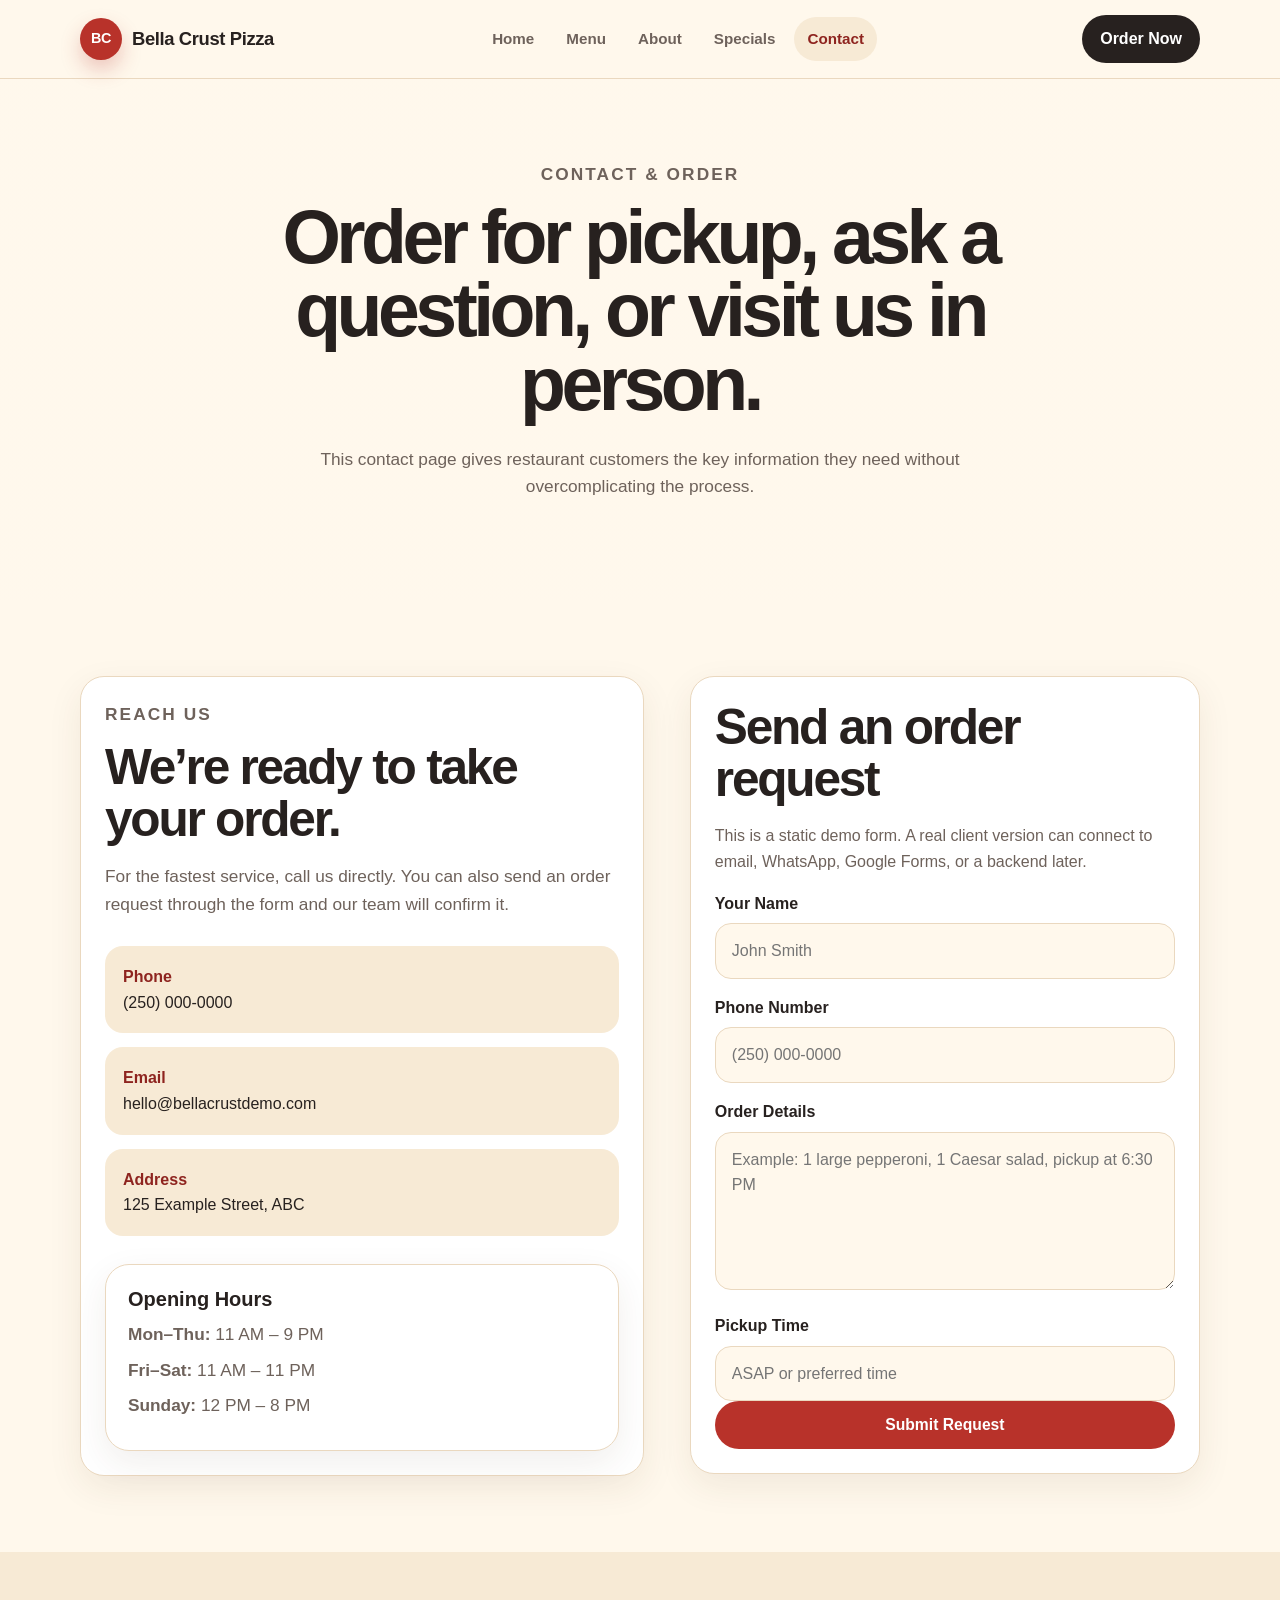
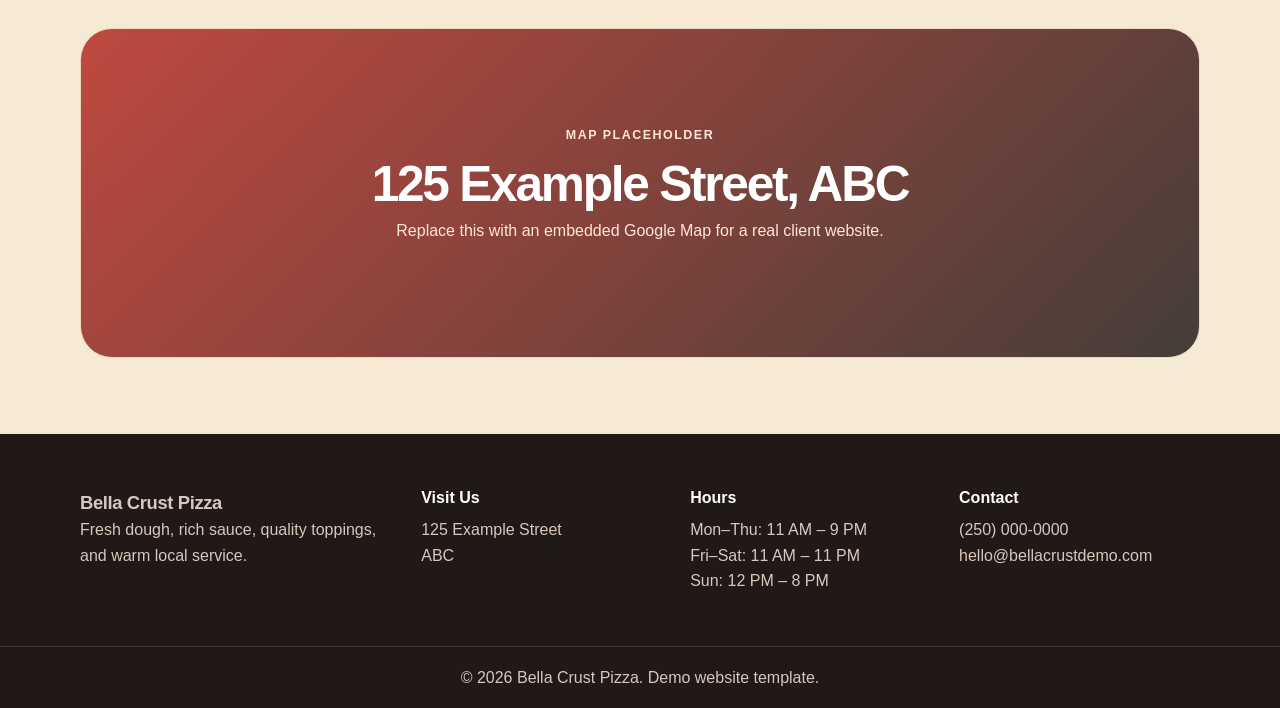
<file: code/contact.html>
<!DOCTYPE html>
<html lang="en">
<head>
    <meta charset="UTF-8">
    <meta name="viewport" content="width=device-width, initial-scale=1.0">
    <title>Contact & Order | Bella Crust Pizza</title>
    <meta name="description" content="Contact Bella Crust Pizza, check hours, find the location, or send an order request.">
    <link rel="stylesheet" href="css/style.css">
</head>
<body>
    <header class="site-header">
        <div class="container nav-wrap">
            <a href="index.html" class="brand">
                <span class="brand-mark">BC</span>
                <span>Bella Crust Pizza</span>
            </a>

            <nav class="main-nav" aria-label="Main navigation">
                <a href="index.html" class="nav-link ">Home</a>
                <a href="menu.html" class="nav-link ">Menu</a>
                <a href="about.html" class="nav-link ">About</a>
                <a href="specials.html" class="nav-link ">Specials</a>
                <a href="contact.html" class="nav-link active">Contact</a>
            </nav>

            <a href="contact.html" class="header-cta">Order Now</a>
        </div>
    </header>

    <main>
        <section class="page-hero contact-hero">
            <div class="container narrow">
                <p class="eyebrow">Contact & order</p>
                <h1>Order for pickup, ask a question, or visit us in person.</h1>
                <p>This contact page gives restaurant customers the key information they need without overcomplicating the process.</p>
            </div>
        </section>

        <section class="section">
            <div class="container contact-grid">
                <div class="contact-info">
                    <p class="eyebrow">Reach us</p>
                    <h2>We’re ready to take your order.</h2>
                    <p>For the fastest service, call us directly. You can also send an order request through the form and our team will confirm it.</p>

                    <div class="info-list">
                        <div>
                            <strong>Phone</strong>
                            <a href="tel:+12500000000">(250) 000-0000</a>
                        </div>
                        <div>
                            <strong>Email</strong>
                            <a href="mailto:hello@bellacrustdemo.com">hello@bellacrustdemo.com</a>
                        </div>
                        <div>
                            <strong>Address</strong>
                            <span>125 Example Street, ABC</span>
                        </div>
                    </div>

                    <div class="hours-card">
                        <h3>Opening Hours</h3>
                        <p><strong>Mon–Thu:</strong> 11 AM – 9 PM</p>
                        <p><strong>Fri–Sat:</strong> 11 AM – 11 PM</p>
                        <p><strong>Sunday:</strong> 12 PM – 8 PM</p>
                    </div>
                </div>

                <form class="contact-form">
                    <h2>Send an order request</h2>
                    <p>This is a static demo form. A real client version can connect to email, WhatsApp, Google Forms, or a backend later.</p>

                    <label for="name">Your Name</label>
                    <input type="text" id="name" name="name" placeholder="John Smith">

                    <label for="phone">Phone Number</label>
                    <input type="tel" id="phone" name="phone" placeholder="(250) 000-0000">

                    <label for="order">Order Details</label>
                    <textarea id="order" name="order" rows="5" placeholder="Example: 1 large pepperoni, 1 Caesar salad, pickup at 6:30 PM"></textarea>

                    <label for="pickup">Pickup Time</label>
                    <input type="text" id="pickup" name="pickup" placeholder="ASAP or preferred time">

                    <button type="submit" class="btn btn-primary full">Submit Request</button>
                </form>
            </div>
        </section>

        <section class="section map-section">
            <div class="container">
                <div class="map-placeholder">
                    <div>
                        <p class="eyebrow">Map placeholder</p>
                        <h2>125 Example Street, ABC</h2>
                        <p>Replace this with an embedded Google Map for a real client website.</p>
                    </div>
                </div>
            </div>
        </section>
    </main>

    <footer class="site-footer">
        <div class="container footer-grid">
            <div>
                <a href="index.html" class="footer-brand">Bella Crust Pizza</a>
                <p>Fresh dough, rich sauce, quality toppings, and warm local service.</p>
            </div>

            <div>
                <h3>Visit Us</h3>
                <p>125 Example Street<br>ABC</p>
            </div>

            <div>
                <h3>Hours</h3>
                <p>Mon–Thu: 11 AM – 9 PM<br>Fri–Sat: 11 AM – 11 PM<br>Sun: 12 PM – 8 PM</p>
            </div>

            <div>
                <h3>Contact</h3>
                <p><a href="tel:+12505550124">(250) 000-0000</a><br><a href="mailto:hello@bellacrustdemo.com">hello@bellacrustdemo.com</a></p>
            </div>
        </div>

        <div class="footer-bottom">
            <p>© 2026 Bella Crust Pizza. Demo website template.</p>
        </div>
    </footer>
</body>
</html>
</file>
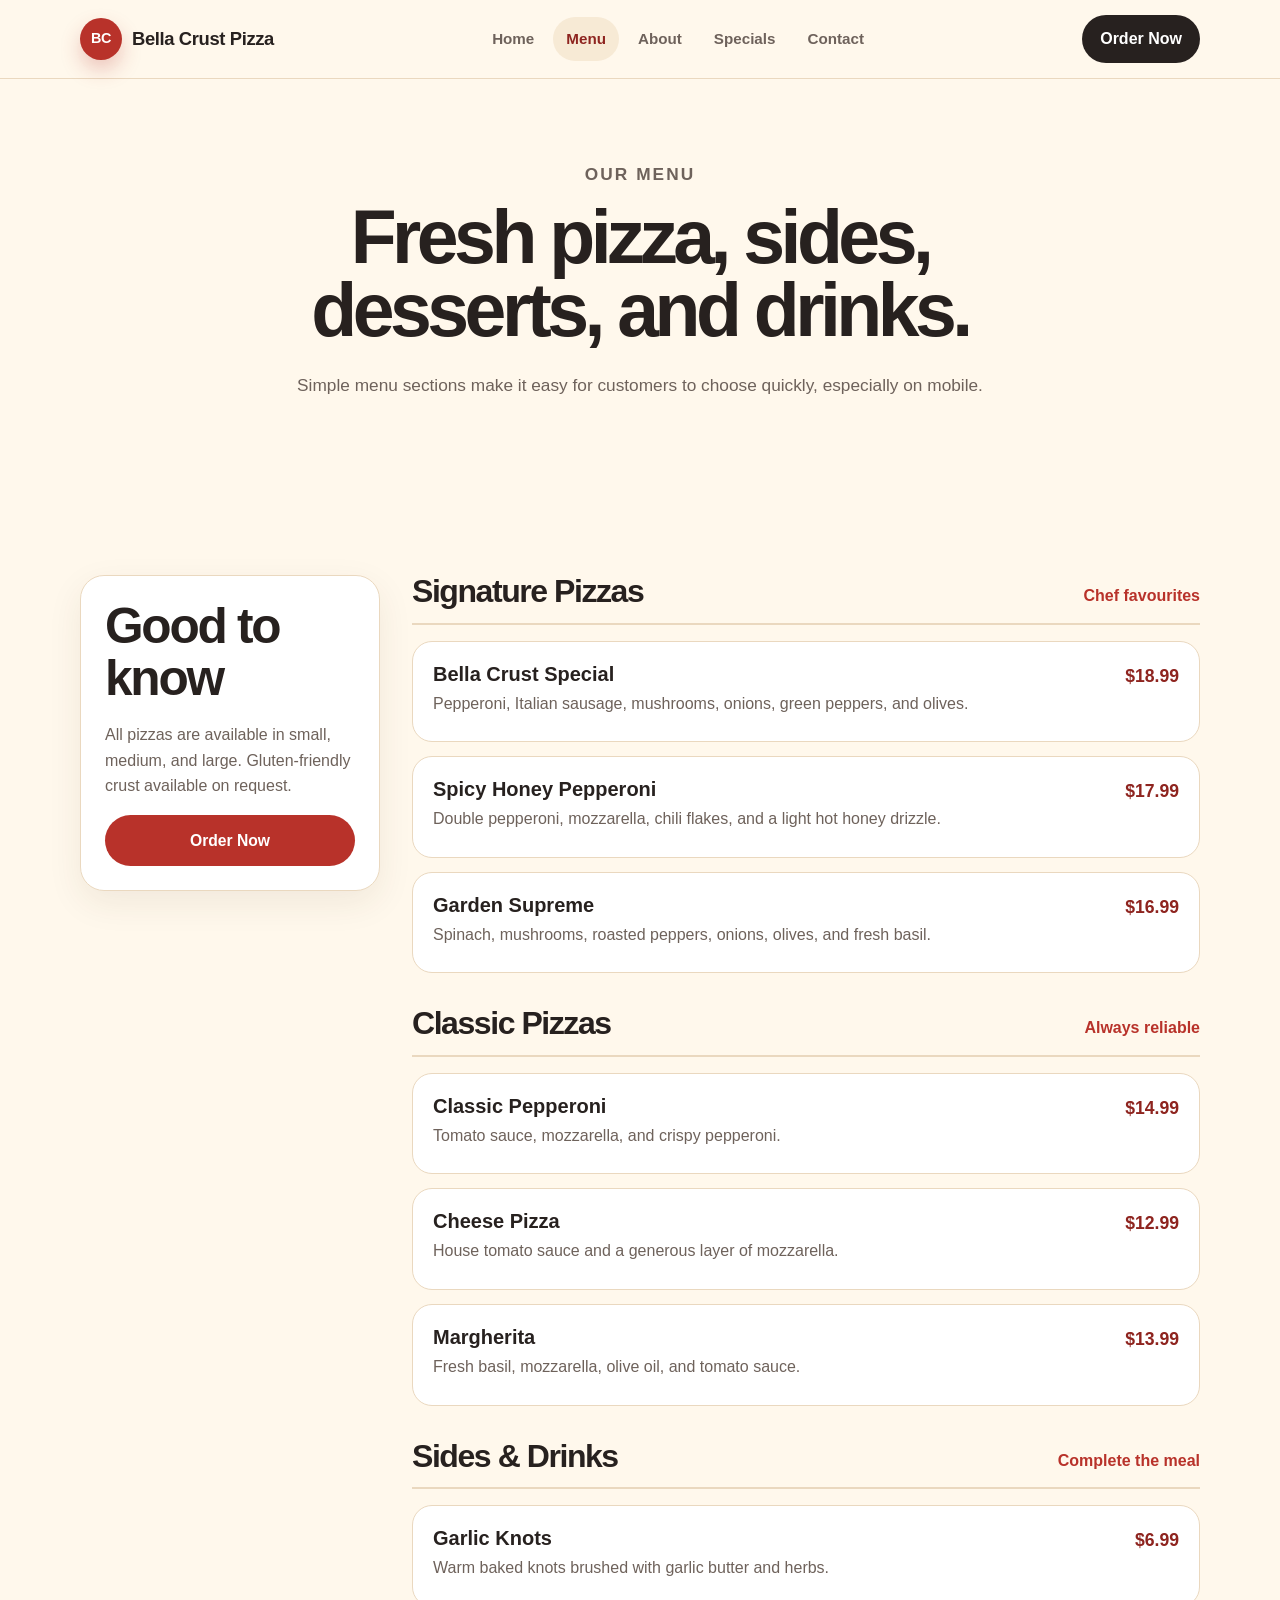
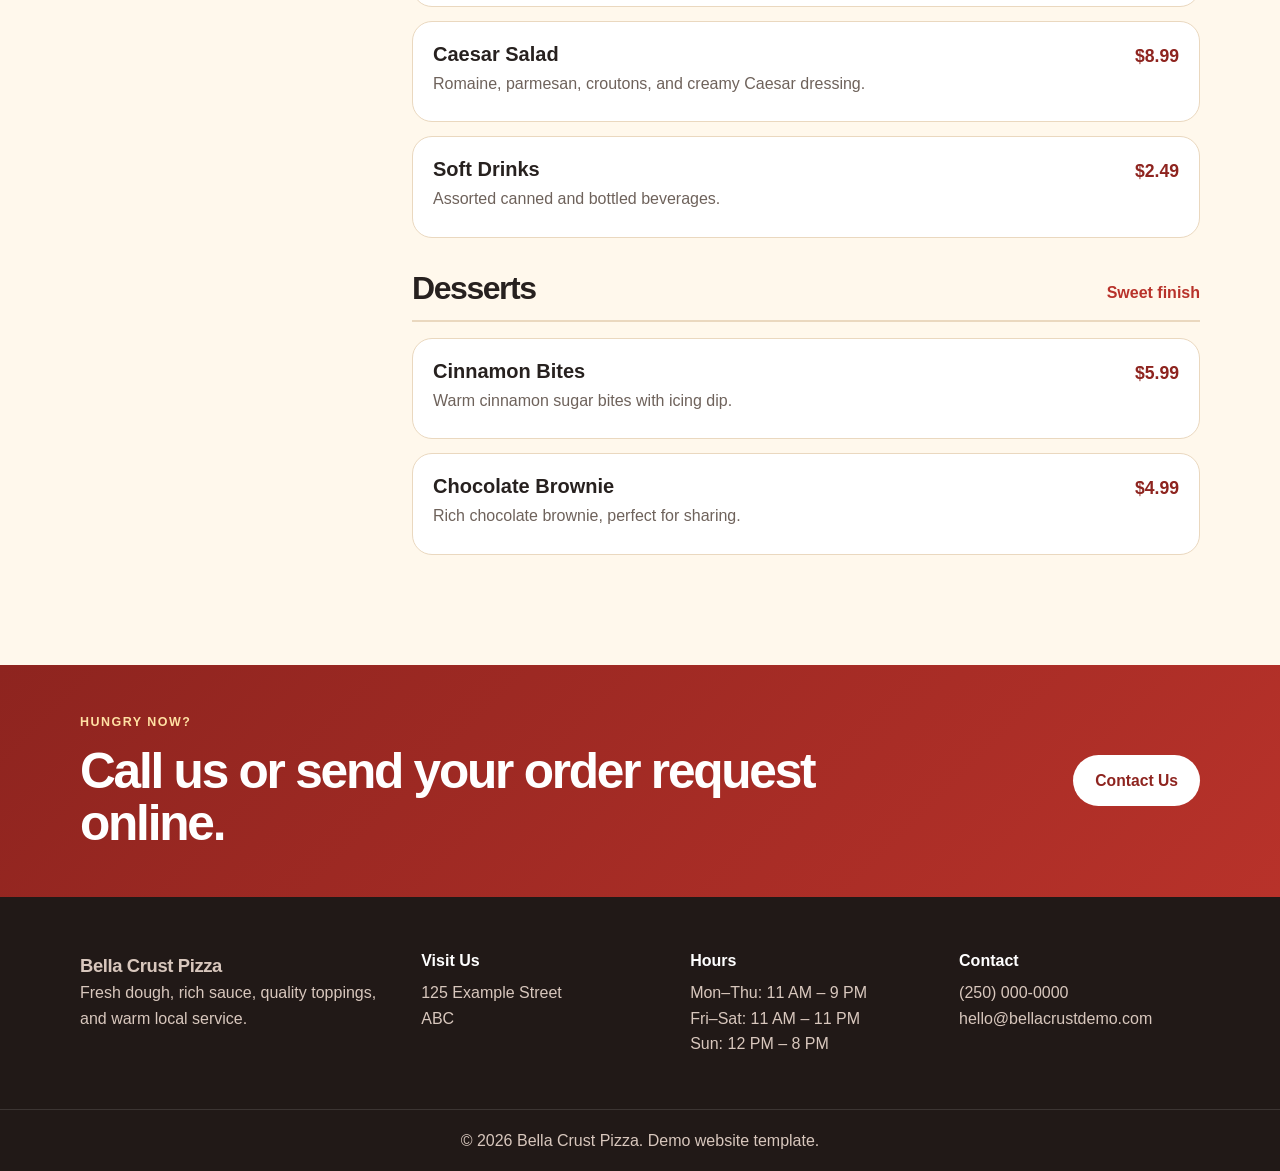
<file: code/menu.html>
<!DOCTYPE html>
<html lang="en">
<head>
    <meta charset="UTF-8">
    <meta name="viewport" content="width=device-width, initial-scale=1.0">
    <title>Menu | Bella Crust Pizza</title>
    <meta name="description" content="Explore signature pizzas, classic pizzas, sides, desserts, and drinks.">
    <link rel="stylesheet" href="css/style.css">
</head>
<body>
    <header class="site-header">
        <div class="container nav-wrap">
            <a href="index.html" class="brand">
                <span class="brand-mark">BC</span>
                <span>Bella Crust Pizza</span>
            </a>

            <nav class="main-nav" aria-label="Main navigation">
                <a href="index.html" class="nav-link ">Home</a>
                <a href="menu.html" class="nav-link active">Menu</a>
                <a href="about.html" class="nav-link ">About</a>
                <a href="specials.html" class="nav-link ">Specials</a>
                <a href="contact.html" class="nav-link ">Contact</a>
            </nav>

            <a href="contact.html" class="header-cta">Order Now</a>
        </div>
    </header>

    <main>
        <section class="page-hero menu-hero">
            <div class="container narrow">
                <p class="eyebrow">Our menu</p>
                <h1>Fresh pizza, sides, desserts, and drinks.</h1>
                <p>Simple menu sections make it easy for customers to choose quickly, especially on mobile.</p>
            </div>
        </section>

        <section class="section">
            <div class="container menu-layout">
                <aside class="menu-note">
                    <h2>Good to know</h2>
                    <p>All pizzas are available in small, medium, and large. Gluten-friendly crust available on request.</p>
                    <a href="contact.html" class="btn btn-primary full">Order Now</a>
                </aside>

                <div class="menu-content">
                    <div class="menu-category">
                        <div class="category-header">
                            <h2>Signature Pizzas</h2>
                            <span>Chef favourites</span>
                        </div>

                        <div class="menu-list">
                            <article class="menu-item">
                                <div>
                                    <h3>Bella Crust Special</h3>
                                    <p>Pepperoni, Italian sausage, mushrooms, onions, green peppers, and olives.</p>
                                </div>
                                <strong>$18.99</strong>
                            </article>

                            <article class="menu-item">
                                <div>
                                    <h3>Spicy Honey Pepperoni</h3>
                                    <p>Double pepperoni, mozzarella, chili flakes, and a light hot honey drizzle.</p>
                                </div>
                                <strong>$17.99</strong>
                            </article>

                            <article class="menu-item">
                                <div>
                                    <h3>Garden Supreme</h3>
                                    <p>Spinach, mushrooms, roasted peppers, onions, olives, and fresh basil.</p>
                                </div>
                                <strong>$16.99</strong>
                            </article>
                        </div>
                    </div>

                    <div class="menu-category">
                        <div class="category-header">
                            <h2>Classic Pizzas</h2>
                            <span>Always reliable</span>
                        </div>

                        <div class="menu-list">
                            <article class="menu-item">
                                <div>
                                    <h3>Classic Pepperoni</h3>
                                    <p>Tomato sauce, mozzarella, and crispy pepperoni.</p>
                                </div>
                                <strong>$14.99</strong>
                            </article>

                            <article class="menu-item">
                                <div>
                                    <h3>Cheese Pizza</h3>
                                    <p>House tomato sauce and a generous layer of mozzarella.</p>
                                </div>
                                <strong>$12.99</strong>
                            </article>

                            <article class="menu-item">
                                <div>
                                    <h3>Margherita</h3>
                                    <p>Fresh basil, mozzarella, olive oil, and tomato sauce.</p>
                                </div>
                                <strong>$13.99</strong>
                            </article>
                        </div>
                    </div>

                    <div class="menu-category">
                        <div class="category-header">
                            <h2>Sides & Drinks</h2>
                            <span>Complete the meal</span>
                        </div>

                        <div class="menu-list">
                            <article class="menu-item">
                                <div>
                                    <h3>Garlic Knots</h3>
                                    <p>Warm baked knots brushed with garlic butter and herbs.</p>
                                </div>
                                <strong>$6.99</strong>
                            </article>

                            <article class="menu-item">
                                <div>
                                    <h3>Caesar Salad</h3>
                                    <p>Romaine, parmesan, croutons, and creamy Caesar dressing.</p>
                                </div>
                                <strong>$8.99</strong>
                            </article>

                            <article class="menu-item">
                                <div>
                                    <h3>Soft Drinks</h3>
                                    <p>Assorted canned and bottled beverages.</p>
                                </div>
                                <strong>$2.49</strong>
                            </article>
                        </div>
                    </div>

                    <div class="menu-category">
                        <div class="category-header">
                            <h2>Desserts</h2>
                            <span>Sweet finish</span>
                        </div>

                        <div class="menu-list">
                            <article class="menu-item">
                                <div>
                                    <h3>Cinnamon Bites</h3>
                                    <p>Warm cinnamon sugar bites with icing dip.</p>
                                </div>
                                <strong>$5.99</strong>
                            </article>

                            <article class="menu-item">
                                <div>
                                    <h3>Chocolate Brownie</h3>
                                    <p>Rich chocolate brownie, perfect for sharing.</p>
                                </div>
                                <strong>$4.99</strong>
                            </article>
                        </div>
                    </div>
                </div>
            </div>
        </section>

        <section class="cta-band">
            <div class="container cta-content">
                <div>
                    <p class="eyebrow light">Hungry now?</p>
                    <h2>Call us or send your order request online.</h2>
                </div>
                <a href="contact.html" class="btn btn-light">Contact Us</a>
            </div>
        </section>
    </main>

    <footer class="site-footer">
        <div class="container footer-grid">
            <div>
                <a href="index.html" class="footer-brand">Bella Crust Pizza</a>
                <p>Fresh dough, rich sauce, quality toppings, and warm local service.</p>
            </div>

            <div>
                <h3>Visit Us</h3>
                <p>125 Example Street<br>ABC</p>
            </div>

            <div>
                <h3>Hours</h3>
                <p>Mon–Thu: 11 AM – 9 PM<br>Fri–Sat: 11 AM – 11 PM<br>Sun: 12 PM – 8 PM</p>
            </div>

            <div>
                <h3>Contact</h3>
                <p><a href="tel:+12500000000">(250) 000-0000</a><br><a href="mailto:hello@bellacrustdemo.com">hello@bellacrustdemo.com</a></p>
            </div>
        </div>

        <div class="footer-bottom">
            <p>© 2026 Bella Crust Pizza. Demo website template.</p>
        </div>
    </footer>
</body>
</html>
</file>
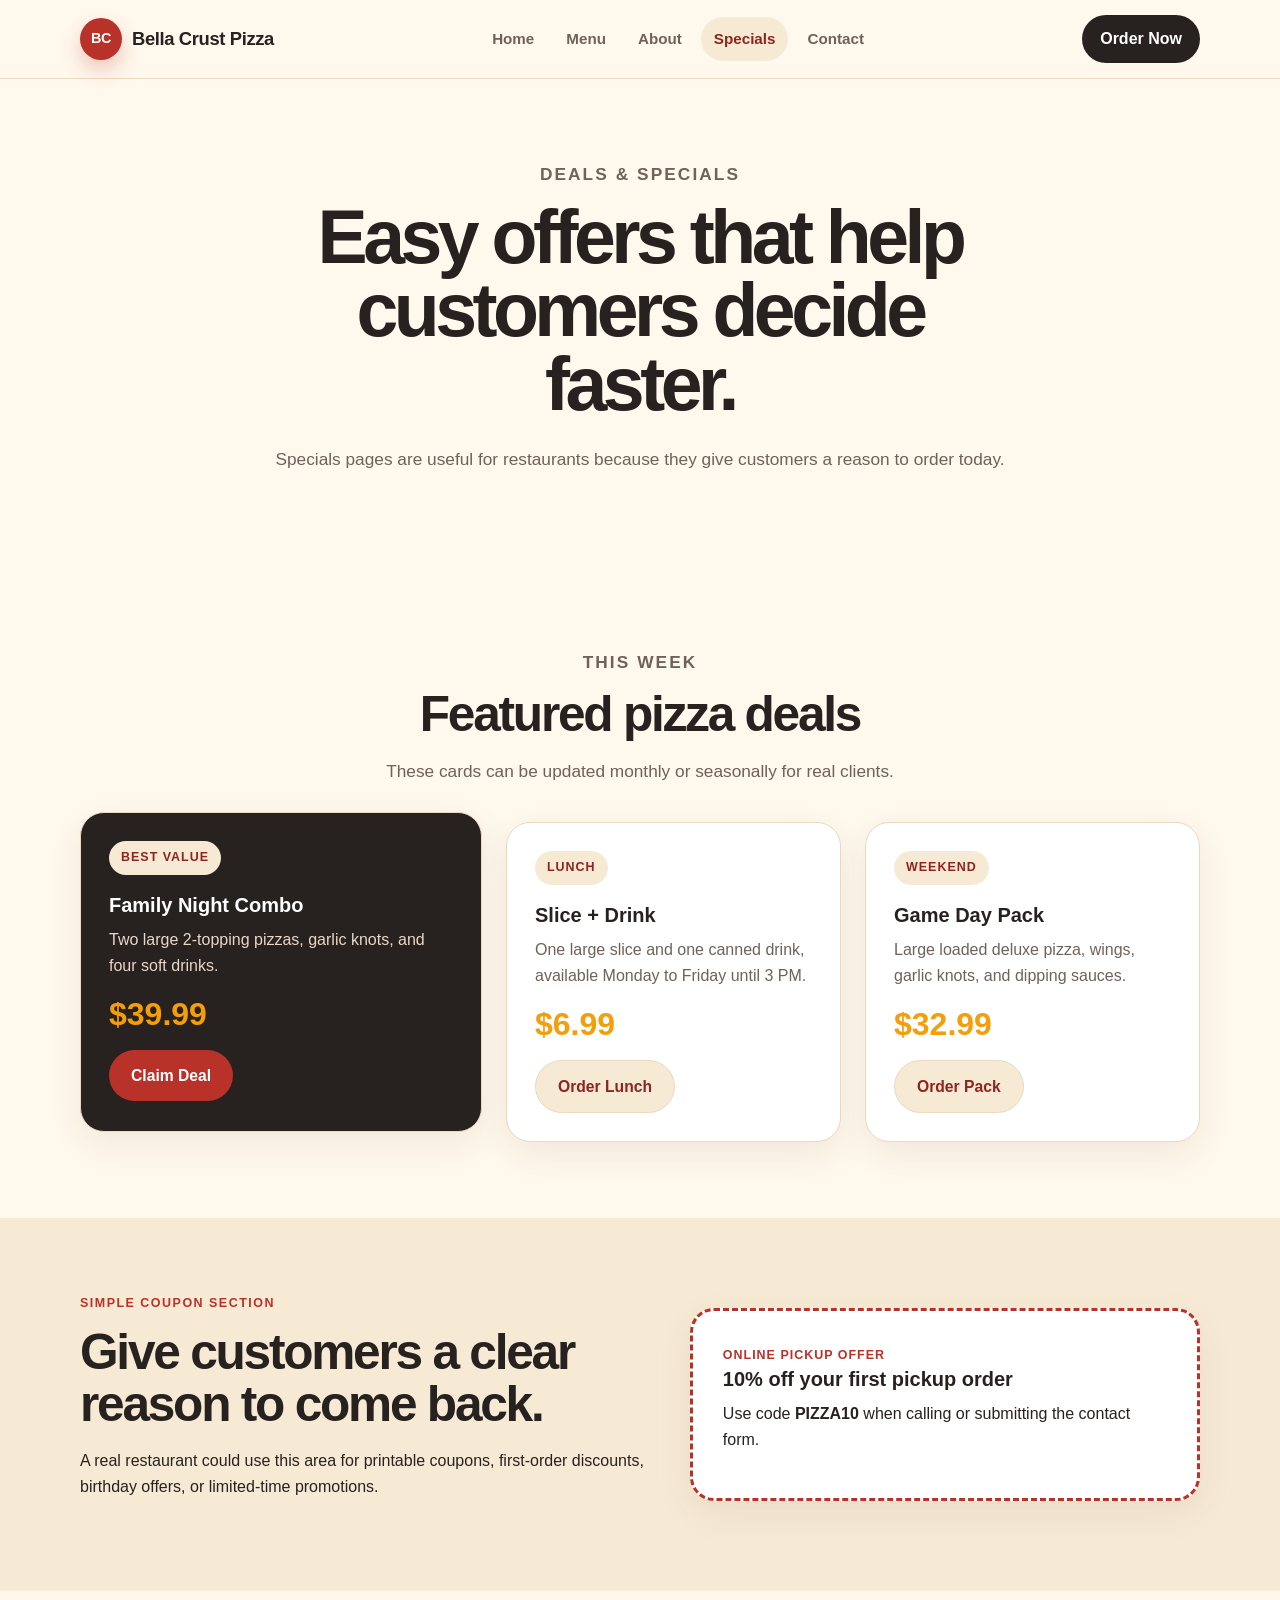
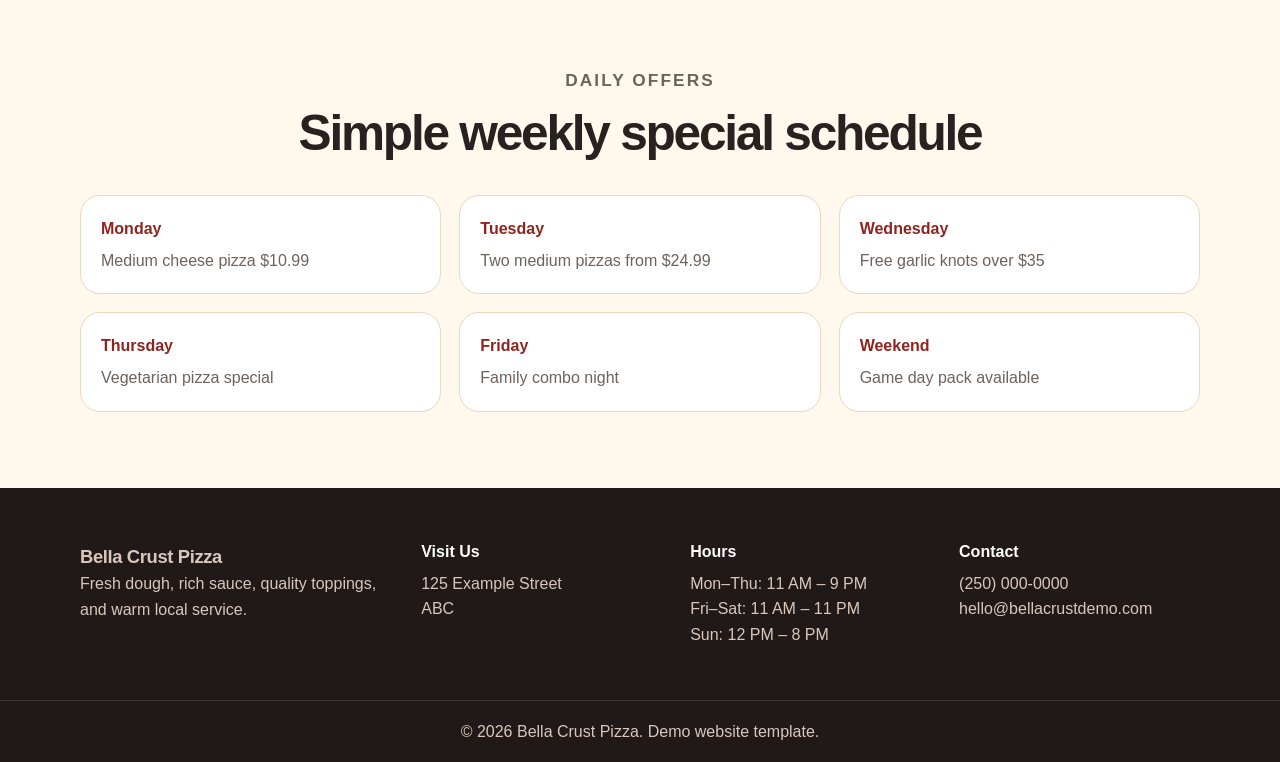
<file: code/specials.html>
<!DOCTYPE html>
<html lang="en">
<head>
    <meta charset="UTF-8">
    <meta name="viewport" content="width=device-width, initial-scale=1.0">
    <title>Specials | Bella Crust Pizza</title>
    <meta name="description" content="View pizza deals, lunch specials, family combos, and weekly offers.">
    <link rel="stylesheet" href="css/style.css">
</head>
<body>
    <header class="site-header">
        <div class="container nav-wrap">
            <a href="index.html" class="brand">
                <span class="brand-mark">BC</span>
                <span>Bella Crust Pizza</span>
            </a>

            <nav class="main-nav" aria-label="Main navigation">
                <a href="index.html" class="nav-link ">Home</a>
                <a href="menu.html" class="nav-link ">Menu</a>
                <a href="about.html" class="nav-link ">About</a>
                <a href="specials.html" class="nav-link active">Specials</a>
                <a href="contact.html" class="nav-link ">Contact</a>
            </nav>

            <a href="contact.html" class="header-cta">Order Now</a>
        </div>
    </header>

    <main>
        <section class="page-hero specials-hero">
            <div class="container narrow">
                <p class="eyebrow">Deals & specials</p>
                <h1>Easy offers that help customers decide faster.</h1>
                <p>Specials pages are useful for restaurants because they give customers a reason to order today.</p>
            </div>
        </section>

        <section class="section">
            <div class="container">
                <div class="section-heading">
                    <p class="eyebrow">This week</p>
                    <h2>Featured pizza deals</h2>
                    <p>These cards can be updated monthly or seasonally for real clients.</p>
                </div>

                <div class="specials-grid">
                    <article class="special-card featured">
                        <div class="special-tag">Best Value</div>
                        <h3>Family Night Combo</h3>
                        <p>Two large 2-topping pizzas, garlic knots, and four soft drinks.</p>
                        <strong>$39.99</strong>
                        <a href="contact.html" class="btn btn-primary">Claim Deal</a>
                    </article>

                    <article class="special-card">
                        <div class="special-tag">Lunch</div>
                        <h3>Slice + Drink</h3>
                        <p>One large slice and one canned drink, available Monday to Friday until 3 PM.</p>
                        <strong>$6.99</strong>
                        <a href="contact.html" class="btn btn-secondary">Order Lunch</a>
                    </article>

                    <article class="special-card">
                        <div class="special-tag">Weekend</div>
                        <h3>Game Day Pack</h3>
                        <p>Large loaded deluxe pizza, wings, garlic knots, and dipping sauces.</p>
                        <strong>$32.99</strong>
                        <a href="contact.html" class="btn btn-secondary">Order Pack</a>
                    </article>
                </div>
            </div>
        </section>

        <section class="section coupon-section">
            <div class="container coupon-grid">
                <div>
                    <p class="eyebrow">Simple coupon section</p>
                    <h2>Give customers a clear reason to come back.</h2>
                    <p>A real restaurant could use this area for printable coupons, first-order discounts, birthday offers, or limited-time promotions.</p>
                </div>

                <div class="coupon-card">
                    <span>Online Pickup Offer</span>
                    <h3>10% off your first pickup order</h3>
                    <p>Use code <strong>PIZZA10</strong> when calling or submitting the contact form.</p>
                </div>
            </div>
        </section>

        <section class="section">
            <div class="container">
                <div class="section-heading">
                    <p class="eyebrow">Daily offers</p>
                    <h2>Simple weekly special schedule</h2>
                </div>

                <div class="schedule-grid">
                    <div><strong>Monday</strong><span>Medium cheese pizza $10.99</span></div>
                    <div><strong>Tuesday</strong><span>Two medium pizzas from $24.99</span></div>
                    <div><strong>Wednesday</strong><span>Free garlic knots over $35</span></div>
                    <div><strong>Thursday</strong><span>Vegetarian pizza special</span></div>
                    <div><strong>Friday</strong><span>Family combo night</span></div>
                    <div><strong>Weekend</strong><span>Game day pack available</span></div>
                </div>
            </div>
        </section>
    </main>

    <footer class="site-footer">
        <div class="container footer-grid">
            <div>
                <a href="index.html" class="footer-brand">Bella Crust Pizza</a>
                <p>Fresh dough, rich sauce, quality toppings, and warm local service.</p>
            </div>

            <div>
                <h3>Visit Us</h3>
                <p>125 Example Street<br>ABC</p>
            </div>

            <div>
                <h3>Hours</h3>
                <p>Mon–Thu: 11 AM – 9 PM<br>Fri–Sat: 11 AM – 11 PM<br>Sun: 12 PM – 8 PM</p>
            </div>

            <div>
                <h3>Contact</h3>
                <p><a href="tel:+12500000000">(250) 000-0000</a><br><a href="mailto:hello@bellacrustdemo.com">hello@bellacrustdemo.com</a></p>
            </div>
        </div>

        <div class="footer-bottom">
            <p>© 2026 Bella Crust Pizza. Demo website template.</p>
        </div>
    </footer>
</body>
</html>
</file>
<file: code/css/style.css>
/* 
    Bella Crust Pizza - Static HTML/CSS Demo Template
    You can customize colours, text, images, and pricing for real clients.
*/

:root {
    --cream: #fff8ec;
    --cream-dark: #f7ead5;
    --red: #b8322a;
    --red-dark: #8e241f;
    --orange: #f59e0b;
    --charcoal: #27211f;
    --muted: #6e625b;
    --white: #ffffff;
    --border: #ead8bf;
    --shadow: 0 18px 45px rgba(80, 39, 23, 0.14);
    --radius: 24px;
}

* {
    box-sizing: border-box;
}

body {
    margin: 0;
    font-family: Arial, Helvetica, sans-serif;
    background: var(--cream);
    color: var(--charcoal);
    line-height: 1.6;
}

img {
    max-width: 100%;
    display: block;
}

a {
    color: inherit;
    text-decoration: none;
}

.container {
    width: min(1120px, calc(100% - 32px));
    margin: 0 auto;
}

.narrow {
    max-width: 760px;
    text-align: center;
}

.site-header {
    background: rgba(255, 248, 236, 0.95);
    border-bottom: 1px solid var(--border);
    position: sticky;
    top: 0;
    z-index: 20;
    backdrop-filter: blur(14px);
}

.nav-wrap {
    min-height: 78px;
    display: flex;
    align-items: center;
    justify-content: space-between;
    gap: 24px;
}

.brand,
.footer-brand {
    display: inline-flex;
    align-items: center;
    gap: 10px;
    font-weight: 800;
    font-size: 1.15rem;
    letter-spacing: -0.02em;
}

.brand-mark {
    width: 42px;
    height: 42px;
    border-radius: 50%;
    background: var(--red);
    color: var(--white);
    display: grid;
    place-items: center;
    font-size: 0.9rem;
    box-shadow: 0 10px 20px rgba(184, 50, 42, 0.25);
}

.main-nav {
    display: flex;
    align-items: center;
    gap: 6px;
    flex-wrap: wrap;
    justify-content: center;
}

.nav-link {
    padding: 10px 13px;
    border-radius: 999px;
    color: var(--muted);
    font-weight: 700;
    font-size: 0.95rem;
}

.nav-link:hover,
.nav-link.active {
    background: var(--cream-dark);
    color: var(--red-dark);
}

.header-cta {
    background: var(--charcoal);
    color: var(--white);
    padding: 11px 18px;
    border-radius: 999px;
    font-weight: 800;
    white-space: nowrap;
}

.header-cta:hover {
    background: var(--red-dark);
}

.hero {
    padding: 72px 0 56px;
    background:
        radial-gradient(circle at 10% 20%, rgba(245, 158, 11, 0.18), transparent 30%),
        radial-gradient(circle at 90% 10%, rgba(184, 50, 42, 0.16), transparent 28%);
}

.hero-grid,
.split-grid,
.contact-grid,
.coupon-grid {
    display: grid;
    grid-template-columns: 1.05fr 0.95fr;
    gap: 46px;
    align-items: center;
}

.eyebrow {
    color: var(--red);
    font-weight: 900;
    text-transform: uppercase;
    letter-spacing: 0.12em;
    font-size: 0.78rem;
    margin: 0 0 12px;
}

.eyebrow.light {
    color: #ffe0a3;
}

h1,
h2,
h3,
p {
    margin-top: 0;
}

h1 {
    font-size: clamp(2.55rem, 6vw, 4.7rem);
    line-height: 0.98;
    letter-spacing: -0.06em;
    margin-bottom: 24px;
}

h2 {
    font-size: clamp(2rem, 4vw, 3.1rem);
    line-height: 1.05;
    letter-spacing: -0.045em;
    margin-bottom: 18px;
}

h3 {
    font-size: 1.25rem;
    line-height: 1.2;
    margin-bottom: 10px;
}

.hero-text,
.section-heading p,
.page-hero p,
.split-grid p,
.contact-info p {
    color: var(--muted);
    font-size: 1.08rem;
}

.hero-actions {
    display: flex;
    gap: 14px;
    flex-wrap: wrap;
    margin: 28px 0 22px;
}

.btn {
    display: inline-flex;
    align-items: center;
    justify-content: center;
    min-height: 48px;
    padding: 13px 22px;
    border-radius: 999px;
    border: 0;
    cursor: pointer;
    font-weight: 900;
    font-size: 0.98rem;
    transition: transform 0.2s ease, background 0.2s ease;
}

.btn:hover {
    transform: translateY(-2px);
}

.btn-primary {
    background: var(--red);
    color: var(--white);
}

.btn-primary:hover {
    background: var(--red-dark);
}

.btn-secondary {
    background: var(--cream-dark);
    color: var(--red-dark);
    border: 1px solid var(--border);
}

.btn-light {
    background: var(--white);
    color: var(--red-dark);
}

.full {
    width: 100%;
}

.trust-row {
    display: flex;
    gap: 10px;
    flex-wrap: wrap;
}

.trust-row span {
    background: var(--white);
    border: 1px solid var(--border);
    border-radius: 999px;
    padding: 8px 12px;
    font-weight: 800;
    color: var(--muted);
    font-size: 0.9rem;
}

.hero-card {
    position: relative;
}

.hero-card img,
.image-stack img {
    width: 100%;
    min-height: 440px;
    object-fit: cover;
    border-radius: 34px;
    box-shadow: var(--shadow);
    border: 8px solid var(--white);
}

.floating-offer,
.small-card {
    position: absolute;
    left: 24px;
    bottom: 24px;
    right: 24px;
    background: rgba(255, 255, 255, 0.94);
    padding: 18px;
    border-radius: 20px;
    box-shadow: 0 15px 30px rgba(43, 27, 19, 0.16);
}

.floating-offer strong,
.floating-offer span,
.small-card strong,
.small-card span {
    display: block;
}

.floating-offer span,
.small-card span {
    color: var(--muted);
}

.section {
    padding: 76px 0;
}

.section-heading {
    text-align: center;
    max-width: 720px;
    margin: 0 auto 36px;
}

.card-grid {
    display: grid;
    gap: 24px;
}

.card-grid.three {
    grid-template-columns: repeat(3, 1fr);
}

.food-card,
.quote-card,
.value-card,
.team-card,
.special-card,
.menu-note,
.contact-form,
.contact-info,
.hours-card,
.coupon-card {
    background: var(--white);
    border: 1px solid var(--border);
    border-radius: var(--radius);
    box-shadow: 0 12px 35px rgba(78, 48, 25, 0.08);
}

.food-card {
    overflow: hidden;
}

.food-card img {
    height: 220px;
    width: 100%;
    object-fit: cover;
}

.food-card-body,
.quote-card,
.value-card,
.team-card,
.special-card,
.menu-note,
.contact-form,
.contact-info {
    padding: 24px;
}

.food-card p,
.quote-card p,
.value-card p,
.team-card p,
.special-card p,
.menu-note p,
.contact-form p {
    color: var(--muted);
}

.price {
    color: var(--red-dark);
    font-weight: 900;
}

.split-section {
    background: var(--cream-dark);
}

.check-list {
    list-style: none;
    padding: 0;
    margin: 24px 0;
}

.check-list li {
    position: relative;
    padding-left: 30px;
    margin-bottom: 12px;
    font-weight: 700;
}

.check-list li::before {
    content: "✓";
    position: absolute;
    left: 0;
    top: 0;
    color: var(--red);
    font-weight: 900;
}

.text-link {
    color: var(--red-dark);
    font-weight: 900;
    border-bottom: 2px solid var(--orange);
}

.feature-box {
    background: var(--red);
    color: var(--white);
    padding: 34px;
    border-radius: 32px;
    box-shadow: var(--shadow);
}

.feature-box p {
    color: #ffe5d7;
}

.mini-stats {
    display: grid;
    grid-template-columns: repeat(3, 1fr);
    gap: 12px;
    margin-top: 26px;
}

.mini-stats div {
    background: rgba(255, 255, 255, 0.13);
    padding: 16px;
    border-radius: 18px;
}

.mini-stats strong,
.mini-stats span {
    display: block;
}

.mini-stats strong {
    font-size: 1.35rem;
}

.testimonials {
    background: var(--cream);
}

.quote-card p {
    font-size: 1.05rem;
}

.cta-band {
    background: linear-gradient(135deg, var(--red-dark), var(--red));
    color: var(--white);
    padding: 48px 0;
}

.cta-content {
    display: flex;
    justify-content: space-between;
    gap: 24px;
    align-items: center;
}

.cta-content h2 {
    margin: 0;
    max-width: 760px;
}

.site-footer {
    background: #211917;
    color: var(--white);
    padding-top: 54px;
}

.footer-grid {
    display: grid;
    grid-template-columns: 1.3fr 1fr 1fr 1fr;
    gap: 28px;
}

.site-footer p,
.site-footer a {
    color: #d8c7bd;
}

.site-footer h3 {
    color: var(--white);
    font-size: 1rem;
}

.footer-bottom {
    border-top: 1px solid rgba(255, 255, 255, 0.12);
    margin-top: 36px;
    padding: 18px;
    text-align: center;
}

.footer-bottom p {
    margin: 0;
}

/* Inner pages */

.page-hero {
    padding: 82px 0;
    background:
        linear-gradient(rgba(255, 248, 236, 0.88), rgba(255, 248, 236, 0.88)),
        url("https://images.unsplash.com/photo-1565299507177-b0ac66763828?auto=format&fit=crop&w=1600&q=80") center/cover;
}

.menu-layout {
    display: grid;
    grid-template-columns: 300px 1fr;
    gap: 32px;
    align-items: start;
}

.menu-note {
    position: sticky;
    top: 104px;
}

.menu-category {
    margin-bottom: 34px;
}

.category-header {
    display: flex;
    justify-content: space-between;
    gap: 16px;
    align-items: end;
    border-bottom: 2px solid var(--border);
    padding-bottom: 14px;
    margin-bottom: 16px;
}

.category-header h2 {
    margin: 0;
    font-size: 2rem;
}

.category-header span {
    color: var(--red);
    font-weight: 900;
}

.menu-list {
    display: grid;
    gap: 14px;
}

.menu-item {
    display: flex;
    justify-content: space-between;
    gap: 24px;
    background: var(--white);
    border: 1px solid var(--border);
    border-radius: 20px;
    padding: 20px;
}

.menu-item h3,
.menu-item p {
    margin-bottom: 5px;
}

.menu-item p {
    color: var(--muted);
}

.menu-item strong {
    color: var(--red-dark);
    font-size: 1.1rem;
    white-space: nowrap;
}

.image-stack {
    position: relative;
}

.values-section,
.team-section,
.coupon-section,
.map-section {
    background: var(--cream-dark);
}

.value-card span {
    display: inline-flex;
    width: 44px;
    height: 44px;
    border-radius: 50%;
    background: var(--cream-dark);
    color: var(--red);
    align-items: center;
    justify-content: center;
    font-weight: 900;
    margin-bottom: 16px;
}

.team-card {
    text-align: center;
}

.avatar {
    width: 76px;
    height: 76px;
    border-radius: 50%;
    background: var(--red);
    color: var(--white);
    display: grid;
    place-items: center;
    font-weight: 900;
    font-size: 1.2rem;
    margin: 0 auto 18px;
}

.specials-grid {
    display: grid;
    grid-template-columns: 1.2fr 1fr 1fr;
    gap: 24px;
}

.special-card {
    padding: 28px;
}

.special-card.featured {
    background: var(--charcoal);
    color: var(--white);
    transform: translateY(-10px);
}

.special-card.featured p {
    color: #e9d8ca;
}

.special-tag {
    display: inline-flex;
    background: var(--cream-dark);
    color: var(--red-dark);
    border-radius: 999px;
    padding: 7px 12px;
    font-size: 0.78rem;
    font-weight: 900;
    text-transform: uppercase;
    letter-spacing: 0.08em;
    margin-bottom: 18px;
}

.special-card strong {
    display: block;
    font-size: 2rem;
    line-height: 1;
    margin: 20px 0;
    color: var(--orange);
}

.coupon-card {
    background: var(--white);
    padding: 30px;
    border: 3px dashed var(--red);
}

.coupon-card span {
    color: var(--red);
    font-weight: 900;
    text-transform: uppercase;
    letter-spacing: 0.08em;
    font-size: 0.78rem;
}

.schedule-grid {
    display: grid;
    grid-template-columns: repeat(3, 1fr);
    gap: 18px;
}

.schedule-grid div {
    background: var(--white);
    border: 1px solid var(--border);
    border-radius: 20px;
    padding: 20px;
}

.schedule-grid strong,
.schedule-grid span {
    display: block;
}

.schedule-grid strong {
    color: var(--red-dark);
    margin-bottom: 6px;
}

.schedule-grid span {
    color: var(--muted);
}

.contact-grid {
    align-items: start;
}

.info-list {
    display: grid;
    gap: 14px;
    margin: 28px 0;
}

.info-list div {
    background: var(--cream-dark);
    padding: 18px;
    border-radius: 18px;
}

.info-list strong,
.info-list span,
.info-list a {
    display: block;
}

.info-list strong {
    color: var(--red-dark);
}

.hours-card {
    padding: 22px;
}

.hours-card p {
    margin-bottom: 8px;
}

.contact-form label {
    display: block;
    font-weight: 900;
    margin: 16px 0 7px;
}

.contact-form input,
.contact-form textarea {
    width: 100%;
    border: 1px solid var(--border);
    border-radius: 16px;
    padding: 14px 16px;
    font: inherit;
    background: var(--cream);
    color: var(--charcoal);
}

.contact-form input:focus,
.contact-form textarea:focus {
    outline: 3px solid rgba(245, 158, 11, 0.25);
    border-color: var(--orange);
}

.map-placeholder {
    min-height: 330px;
    border-radius: 32px;
    border: 1px solid var(--border);
    background:
        linear-gradient(135deg, rgba(184, 50, 42, 0.88), rgba(39, 33, 31, 0.86)),
        url("https://images.unsplash.com/photo-1524661135-423995f22d0b?auto=format&fit=crop&w=1600&q=80") center/cover;
    color: var(--white);
    display: grid;
    place-items: center;
    text-align: center;
    padding: 34px;
}

.map-placeholder p {
    color: #ffe5d7;
}

.map-placeholder h2 {
    margin-bottom: 8px;
}

/* Responsive */

@media (max-width: 900px) {
    .nav-wrap {
        flex-wrap: wrap;
        justify-content: center;
        padding: 14px 0;
    }

    .brand {
        width: 100%;
        justify-content: center;
    }

    .hero-grid,
    .split-grid,
    .contact-grid,
    .coupon-grid,
    .menu-layout {
        grid-template-columns: 1fr;
    }

    .menu-note {
        position: static;
    }

    .card-grid.three,
    .specials-grid,
    .schedule-grid,
    .footer-grid {
        grid-template-columns: 1fr 1fr;
    }

    .special-card.featured {
        transform: none;
    }

    .cta-content {
        flex-direction: column;
        text-align: center;
    }
}

@media (max-width: 640px) {
    .container {
        width: min(100% - 22px, 1120px);
    }

    .main-nav {
        width: 100%;
    }

    .header-cta {
        width: 100%;
        text-align: center;
        justify-content: center;
    }

    .hero {
        padding-top: 42px;
    }

    .section {
        padding: 54px 0;
    }

    .hero-card img,
    .image-stack img {
        min-height: 300px;
        border-radius: 24px;
        border-width: 5px;
    }

    .floating-offer,
    .small-card {
        position: static;
        margin-top: -24px;
        margin-left: 12px;
        margin-right: 12px;
    }

    .card-grid.three,
    .specials-grid,
    .schedule-grid,
    .footer-grid {
        grid-template-columns: 1fr;
    }

    .menu-item,
    .category-header {
        flex-direction: column;
        align-items: start;
        gap: 8px;
    }

    .mini-stats {
        grid-template-columns: 1fr;
    }

    h1 {
        font-size: 2.55rem;
    }

    h2 {
        font-size: 2rem;
    }
}
</file>
